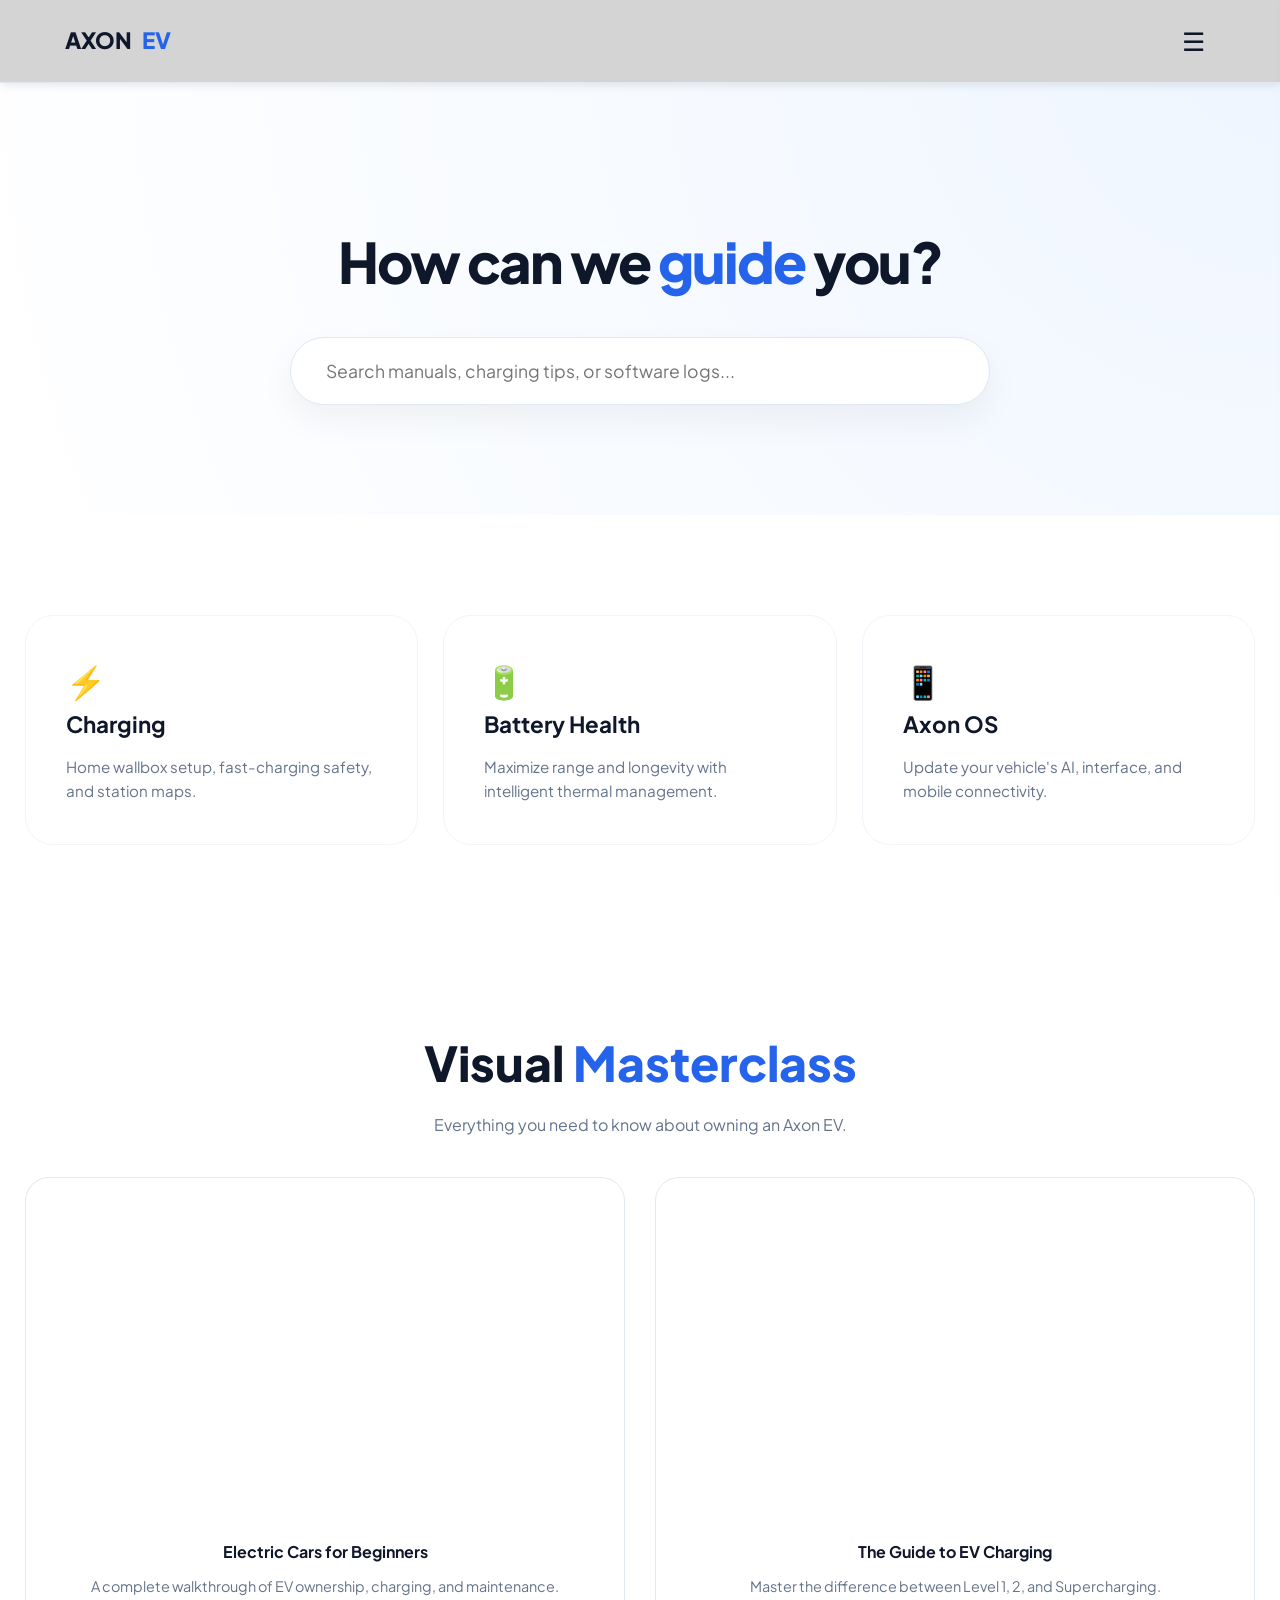
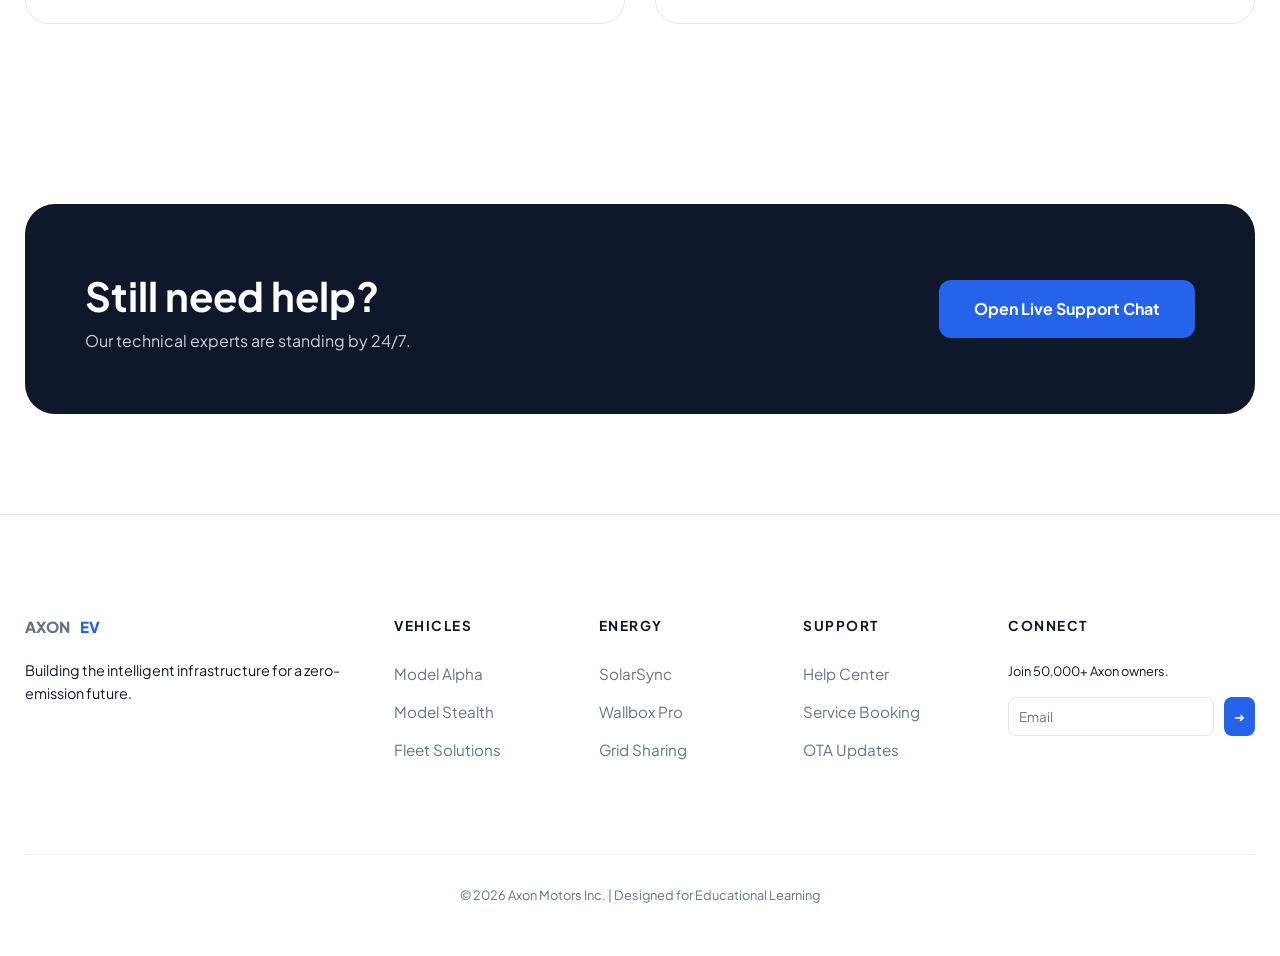
<file: help-page/help.html>
<!DOCTYPE html>
<html lang="en">
<head>
    <meta charset="UTF-8">
    <meta name="viewport" content="width=device-width, initial-scale=1.0">
    <title>Axon Support | Professional EV Portal</title>
    <link href="https://fonts.googleapis.com/css2?family=Plus+Jakarta+Sans:wght@300;400;600;800&display=swap" rel="stylesheet">
    <style>
        :root {
            --axon-blue: #2563eb;
            --axon-dark: #0f172a;
            --axon-gray: #64748b;
            --axon-light: #f8fafc;
            --white: #ffffff;
            --success: #10b981;
        }

        * { margin: 0; padding: 0; box-sizing: border-box; font-family: 'Plus Jakarta Sans', sans-serif; }
        body { background: var(--white); color: var(--axon-dark); line-height: 1.6; }

        /* ===== SYSTEM STATUS BAR ===== */
        .status-bar {
            background: #f1f5f9; padding: 8px 0; text-align: center; font-size: 0.8rem;
            border-bottom: 1px solid #e2e8f0; font-weight: 600;
        }
        .dot { height: 8px; width: 8px; background: var(--success); border-radius: 50%; display: inline-block; margin-right: 5px; }

        /* ===== NAVBAR & SIDEBAR (Your Styling) ===== */
        .header {
            position: fixed; top: 33px; width: 100%; background: rgba(255, 255, 255, 0.8);
            backdrop-filter: blur(12px); border-bottom: 1px solid #e2e8f0; z-index: 1000;
        }
        .nav-container {
            max-width: 1300px; margin: auto; padding: 15px 25px;
            display: flex; justify-content: space-between; align-items: center;
        }
        .logo { font-weight: 800; font-size: 1.4rem; text-decoration: none; color: var(--axon-dark); }
        .logo span { color: var(--axon-blue); }

        .menu-btn { font-size: 24px; cursor: pointer; transition: 0.3s; }
        #menu-toggle { display: none; }

        .sidebar {
            position: fixed; top: 0; right: -320px; width: 300px; height: 100%;
            background: #ffffff; box-shadow: -10px 0 30px rgba(0,0,0,0.1);
            padding: 50px 30px; transition: 0.4s cubic-bezier(0.4, 0, 0.2, 1); z-index: 1100;
        }
        .sidebar ul { list-style: none; margin-top: 40px; }
        .sidebar li { margin-bottom: 25px; }
        .sidebar a { text-decoration: none; color: var(--axon-dark); font-weight: 600; font-size: 1.1rem; }
        .sidebar a:hover, .sidebar a.active { color: var(--axon-blue); }

        .overlay {
            position: fixed; top: 0; left: 0; width: 100%; height: 100%;
            background: rgba(15, 23, 42, 0.4); opacity: 0; visibility: hidden;
            transition: 0.3s; z-index: 1050; backdrop-filter: blur(4px);
        }
        #menu-toggle:checked ~ .sidebar { right: 0; }
        #menu-toggle:checked ~ .overlay { opacity: 1; visibility: visible; }

        /* ===== HERO SEARCH ===== */
        .hero { padding: 180px 20px 80px; text-align: center; background: radial-gradient(circle at top right, #eff6ff, #ffffff); }
        .hero h1 { font-size: 3.5rem; letter-spacing: -2px; margin-bottom: 20px; font-weight: 800; }
        .search-box {
            max-width: 700px; margin: 30px auto; position: relative;
        }
        .search-box input {
            width: 100%; padding: 22px 35px; border-radius: 100px; border: 1px solid #e2e8f0;
            font-size: 1.1rem; box-shadow: 0 15px 35px rgba(0,0,0,0.05); outline: none; transition: 0.3s;
        }
        .search-box input:focus { border-color: var(--axon-blue); box-shadow: 0 15px 40px rgba(37, 99, 235, 0.15); }

        /* ===== BENTO CATEGORIES ===== */
        .section-padding { padding: 100px 25px; max-width: 1300px; margin: auto; }
        .grid-bento { display: grid; grid-template-columns: repeat(3, 1fr); gap: 25px; }
        .bento-card {
            background: #fff; padding: 40px; border-radius: 28px; border: 1px solid #f1f5f9;
            transition: 0.3s ease; text-decoration: none; color: inherit;
        }
        .bento-card:hover { transform: translateY(-8px); border-color: var(--axon-blue); box-shadow: 0 20px 40px rgba(0,0,0,0.04); }
        .bento-card h3 { margin-bottom: 12px; font-size: 1.4rem; }
        .bento-card p { color: var(--axon-gray); font-size: 0.95rem; }

        /* ===== VIDEO TUTORIALS ===== */
        .video-section { background: var(--axon-light); border-radius: 40px; margin: 0 25px; }
        .video-grid { display: grid; grid-template-columns: repeat(auto-fit, minmax(300px, 1fr)); gap: 30px; margin-top: 40px; }
        .video-thumb { 
            width: 100%; aspect-ratio: 16/9; background: #e2e8f0; border-radius: 20px;
            display: flex; align-items: center; justify-content: center; position: relative;
            cursor: pointer; overflow: hidden;
        }
        .video-thumb:hover { opacity: 0.9; }
        .play-btn { background: white; width: 60px; height: 60px; border-radius: 50%; display: flex; align-items: center; justify-content: center; font-size: 1.5rem; }

        /* ===== LIVE CONTACT HUB ===== */
        .contact-bar {
            background: var(--axon-dark); color: white; padding: 60px;
            border-radius: 30px; display: flex; justify-content: space-between; align-items: center;
        }
        .contact-btn {
            background: var(--axon-blue); color: white; padding: 16px 35px; border-radius: 12px;
            text-decoration: none; font-weight: 700; transition: 0.3s;
        }

        /* ===== MEGA FOOTER (LIGHT) ===== */
        .footer { background: #fff; border-top: 1px solid #e2e8f0; padding: 100px 25px 50px; }
        .footer-grid {
            max-width: 1300px; margin: auto; display: grid; grid-template-columns: 2fr 1fr 1fr 1fr 1.5fr; gap: 40px;
        }
        .footer-col h5 { font-size: 0.85rem; text-transform: uppercase; letter-spacing: 1.5px; margin-bottom: 25px; }
        .footer-col ul { list-style: none; }
        .footer-col li { margin-bottom: 12px; }
        .footer-col a { text-decoration: none; color: var(--axon-gray); font-size: 0.95rem; transition: 0.2s; }
        .footer-col a:hover { color: var(--axon-blue); }

        @media (max-width: 992px) {
            .grid-bento, .footer-grid { grid-template-columns: 1fr 1fr; }
            .contact-bar { flex-direction: column; text-align: center; gap: 30px; }
        }

                   /* --- Video Section Styling --- */
        .section-container { max-width: 1300px; margin: auto; padding: 80px 25px; }
        .video-grid {
            display: grid; grid-template-columns: repeat(auto-fit, minmax(400px, 1fr));
            gap: 30px; margin-top: 40px;
        }
        .video-wrapper {
            background: #fff; border-radius: 24px; overflow: hidden;
            border: 1px solid #e2e8f0; transition: 0.3s;
        }
        .video-wrapper:hover { transform: translateY(-5px); border-color: var(--axon-blue); }
        .video-container {
            position: relative; padding-bottom: 56.25%; height: 0; overflow: hidden;
        }
        .video-container iframe {
            position: absolute; top: 0; left: 0; width: 100%; height: 100%; border: 0;
        }
        .video-info { padding: 25px; }
        .video-info h4 { margin-bottom: 10px; font-weight: 700; }
        .video-info p { color: var(--axon-gray); font-size: 0.9rem; }

        /* ================= NAVBAR ================= */
.header {
    background: #d4d4d4;
    position: fixed;
    top: 0;
    width: 100%;
    z-index: 1000;
    box-shadow: 0 2px 10px rgba(0, 0, 0, 0.1);
}

.nav-container {
    max-width: 1200px;
    margin: auto;
    padding: 15px 25px;
    display: flex;
    justify-content: space-between;
    align-items: center;
}

.logo {
    display: flex;
    align-items: center;
    gap: 10px;
}

.logo-box {
    background: #2563eb;
    color: white;
    width: 36px;
    height: 36px;
    display: flex;
    align-items: center;
    justify-content: center;
    border-radius: 8px;
    font-weight: bold;
}

.logo-text {
    font-size: 18px;
    font-weight: bold;
}

.menu {
    list-style: none;
    display: flex;
    gap: 30px;
}

.menu li a {
    text-decoration: none;
    color: #374151;
    font-weight: 600;
    transition: 0.3s;
}

.menu li a:hover {
    color: #2563eb;
}

.menu-btn {
    font-size: 26px;
    cursor: pointer;
    padding: 5px 10px;
}

/* ================= SIDEBAR & OVERLAY ================= */
.sidebar {
    position: fixed;
    top: 0;
    right: -300px;
    width: 280px;
    height: 100%;
    background: #ffffff;
    box-shadow: -8px 0 20px rgba(0, 0, 0, 0.08);
    padding: 40px 25px;
    transition: right 0.4s ease;
    z-index: 1100;
}

.sidebar h3 {
    margin-bottom: 25px;
    font-size: 20px;
}

.sidebar ul {
    list-style: none;
}

.sidebar ul li {
    margin-bottom: 22px;
}

.sidebar ul li a {
    text-decoration: none;
    color: #374151;
    font-weight: 600;
    transition: 0.3s;
}

.sidebar ul li a:hover {
    color: #2563eb;
    padding-left: 5px;
}

.sidebar ul li a.active {
    color: #2563eb;
    font-weight: 700;
    border-left: 3px solid #2563eb;
    padding-left: 10px;
}

.overlay {
    position: fixed;
    top: 0;
    left: 0;
    width: 100%;
    height: 100%;
    background: rgba(0, 0, 0, 0.35);
    opacity: 0;
    visibility: hidden;
    transition: 0.3s;
    z-index: 1050;
}

#menu-toggle:checked~.sidebar {
    right: 0;
}

#menu-toggle:checked~.overlay {
    opacity: 1;
    visibility: visible;
}

.close-btn {
    position: absolute;
    top: 20px;
    right: 20px;
    font-size: 22px;
    cursor: pointer;
}
    </style>
</head>
<body>

    <div class="status-bar">
        <span class="dot"></span> All Systems Operational: Axon Cloud, Charging, and OTA services are online.
    </div>

    <input type="checkbox" id="menu-toggle">

    <header class="header">
        <nav class="nav-container">
            <a href="index.html" class="logo">AXON<span>EV</span></a>
            <label for="menu-toggle" class="menu-btn">☰</label>
        </nav>
    </header>

    <div class="sidebar">
        <label for="menu-toggle" style="cursor:pointer; font-weight:800;">✕ CLOSE</label>
    <ul>
      <li><a href="../index.html">Home</a></li>
      <li><a href="vehicles.html">Vehicles Showroom</a></li>
      <li><a href="../compare-page/compare.html">Compare Models</a></li>
      <li><a href="../sub-page/sub.html">Subscription</a></li>
      <li><a href="../Home Charger/home.html">Add Home Charger</a></li>
      <li><a href="../calculet-page/cal.html">Calculate Total Cost</a></li>
      <li><a href="../help-page/help.html" class="active">Help Center</a></li>
    </ul>
    </div>
    <label for="menu-toggle" class="overlay"></label>

    <section class="hero">
        <h1>How can we <span style="color:var(--axon-blue)">guide</span> you?</h1>
        <div class="search-box">
            <input type="text" placeholder="Search manuals, charging tips, or software logs...">
        </div>
    </section>

    <section class="section-padding">
        <div class="grid-bento">
            <a href="#" class="bento-card">
                <span style="font-size:2rem;">⚡</span>
                <h3>Charging</h3>
                <p>Home wallbox setup, fast-charging safety, and station maps.</p>
            </a>
            <a href="#" class="bento-card">
                <span style="font-size:2rem;">🔋</span>
                <h3>Battery Health</h3>
                <p>Maximize range and longevity with intelligent thermal management.</p>
            </a>
            <a href="#" class="bento-card">
                <span style="font-size:2rem;">📱</span>
                <h3>Axon OS</h3>
                <p>Update your vehicle's AI, interface, and mobile connectivity.</p>
            </a>
        </div>
    </section>
        

    <section class="section-container" style="text-align: center;">
        <h1 style="font-size: 3rem; font-weight: 800;">Visual <span style="color:var(--axon-blue)">Masterclass</span></h1>
        <p style="color:var(--axon-gray); margin-top: 10px;">Everything you need to know about owning an Axon EV.</p>

        <div class="video-grid">
            <div class="video-wrapper">
                <div class="video-container">
                    <iframe src="https://www.youtube.com/embed/xNZR4wB-T80" allowfullscreen></iframe>
                </div>
                <div class="video-info">
                    <h4>Electric Cars for Beginners</h4>
                    <p>A complete walkthrough of EV ownership, charging, and maintenance.</p>
                </div>
            </div>

            <div class="video-wrapper">
                <div class="video-container">
                    <iframe src="https://www.youtube.com/embed/Ph05hlu0S3E" allowfullscreen></iframe>
                </div>
                <div class="video-info">
                    <h4>The Guide to EV Charging</h4>
                    <p>Master the difference between Level 1, 2, and Supercharging.</p>
                </div>
            </div>
        </div>
    </section>

    <section class="section-padding">
        <div class="contact-bar">
            <div>
                <h2 style="font-size: 2.5rem;">Still need help?</h2>
                <p style="opacity:0.8;">Our technical experts are standing by 24/7.</p>
            </div>
            <a href="#" class="contact-btn">Open Live Support Chat</a>
        </div>
    </section>

    <footer class="footer">
        <div class="footer-grid">
            <div class="footer-col">
                <a href="#" class="logo">AXON<span>EV</span></a>
                <p style="margin-top:20px; font-size: 0.9rem;">Building the intelligent infrastructure for a zero-emission future.</p>
            </div>
            <div class="footer-col">
                <h5>Vehicles</h5>
                <ul>
                    <li><a href="#">Model Alpha</a></li>
                    <li><a href="#">Model Stealth</a></li>
                    <li><a href="#">Fleet Solutions</a></li>
                </ul>
            </div>
            <div class="footer-col">
                <h5>Energy</h5>
                <ul>
                    <li><a href="#">SolarSync</a></li>
                    <li><a href="#">Wallbox Pro</a></li>
                    <li><a href="#">Grid Sharing</a></li>
                </ul>
            </div>
            <div class="footer-col">
                <h5>Support</h5>
                <ul>
                    <li><a href="#">Help Center</a></li>
                    <li><a href="#">Service Booking</a></li>
                    <li><a href="#">OTA Updates</a></li>
                </ul>
            </div>
            <div class="footer-col">
                <h5>Connect</h5>
                <p style="font-size:0.8rem; margin-bottom:15px;">Join 50,000+ Axon owners.</p>
                <div style="display:flex; gap:10px;">
                    <input type="text" placeholder="Email" style="padding:10px; border-radius:8px; border:1px solid #e2e8f0; flex:1;">
                    <button style="background:var(--axon-blue); color:white; border:none; padding:10px; border-radius:8px;">➜</button>
                </div>
            </div>
        </div>
        <div style="max-width:1300px; margin:80px auto 0; padding-top:30px; border-top:1px solid #f1f5f9; text-align:center; font-size:0.8rem; color:var(--axon-gray);">
            &copy; 2026 Axon Motors Inc. | Designed for Educational Learning 
        </div>
    </footer>

</body>
</html>
</file>
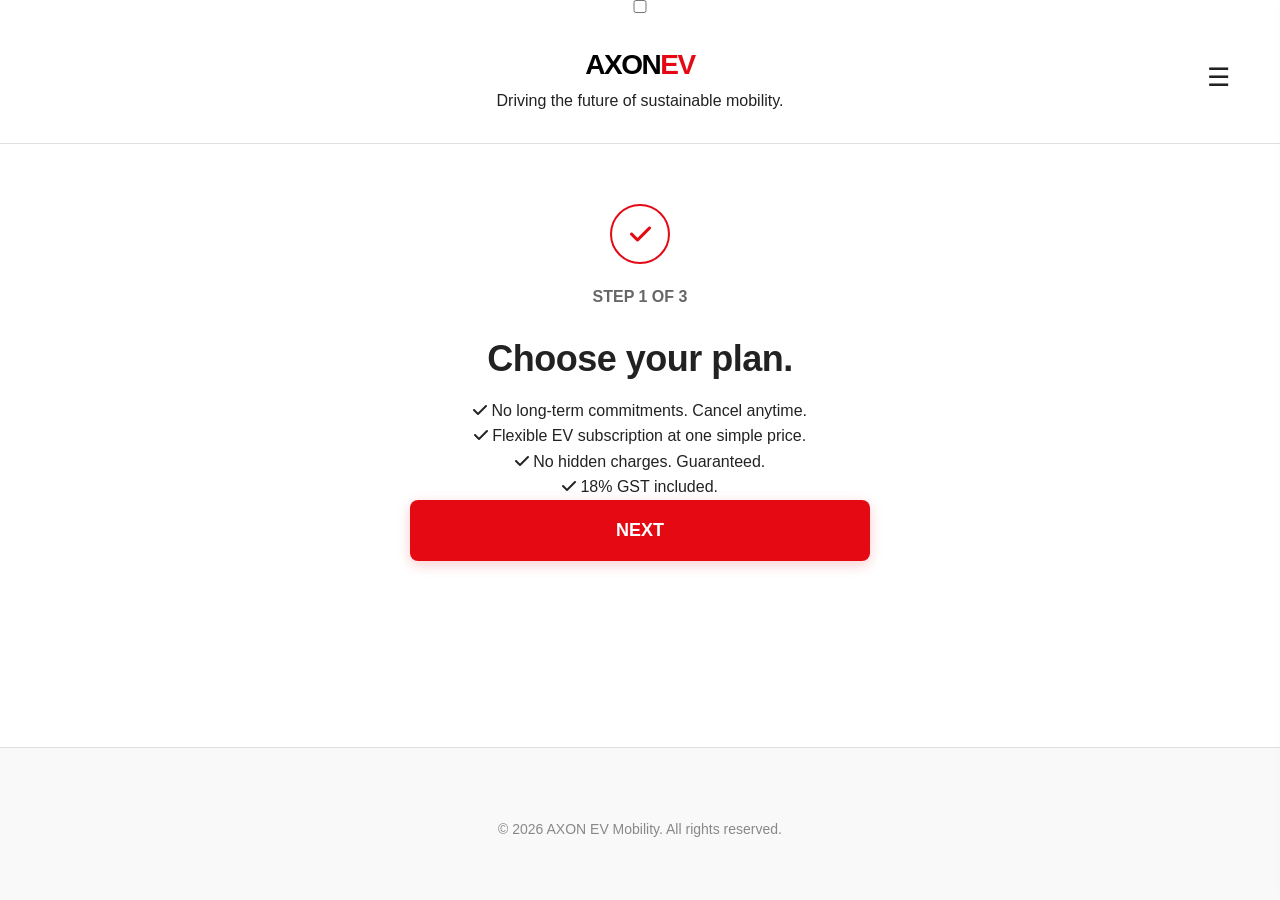
<file: sub-page/sub.html>
<!DOCTYPE html>
<html lang="en">

<head>
    <meta charset="UTF-8">
    <meta name="viewport" content="width=device-width, initial-scale=1.0">
    <title>AXON EV | Subscription</title>
    <link rel="stylesheet" href="sub.css">
    <link rel="stylesheet" href="https://cdnjs.cloudflare.com/ajax/libs/font-awesome/6.4.0/css/all.min.css">
</head>

<body>

    <!-- CHECKBOX  -->
    <input type="checkbox" id="menu-toggle">

    <header class="axon-nav">
        <div class="footer-container">
            <div class="footer-brand-col">
                <div class="logo">AXON<span>EV</span></div>
                <p>Driving the future of sustainable mobility.</p>
            </div>
            <!-- Menu Button -->
            <label for="menu-toggle" class="menu-btn">☰</label>
        </div>
    </header>

    <!-- SIDEBAR -->
    <div class="sidebar">
        <label for="menu-toggle" class="close-btn">✕</label>
        <h3>Menu</h3>
    <ul>
      <li><a href="../index.html">Home</a></li>
      <li><a href="../vehicals page/vehicles.html">Vehicles Showroom</a></li>
      <li><a href="../compare-page/compare.html">Compare Models</a></li>
      <li><a href="../sub-page/sub.html" class="active">Subscription</a></li>
      <li><a href="../Home Charger/home.html">Add Home Charger</a></li>
      <li><a href="../calculet-page/cal.html">Calculate Total Cost</a></li>
      <li><a href="../help-page/help.html">Help Center</a></li>
    </ul>
    </div>
    <!-- Overlay -->
    <label for="menu-toggle" class="overlay"></label>

    <main class="subscription-wrapper">

        <div id="step1" class="step-content">
            <div class="icon-circle-step1"><i class="fas fa-check"></i></div>
            <p class="step-indicator">STEP 1 OF 3</p>
            <h1 class="main-title">Choose your plan.</h1>
            <ul class="benefit-list">
                <ul><i class="fas fa-check"></i> No long-term commitments. Cancel anytime.</ul>
                <ul><i class="fas fa-check"></i> Flexible EV subscription at one simple price.</ul>
                <ul><i class="fas fa-check"></i> No hidden charges. Guaranteed.</ul>
                <ul><i class="fas fa-check"></i> 18% GST included.</ul>
            </ul>
            <button class="btn btn-primary btn-wide" onclick="showStep2()">Next</button>
        </div>

        <div id="step2" class="step-content" style="display:none;">
            <p class="step-indicator">STEP 2 OF 3</p>
            <h1 class="main-title">Choose Your AXON EV Plan</h1>
            <p class="subtitle">Flexible EV subscriptions designed for your lifestyle</p>

            <div class="plan-grid">
                <label class="plan-card">
                    <input type="radio" name="axon_plan" id="plan-basic">
                    <div class="selection-indicator"></div>
                    <div class="card-body">
                        <span class="plan-tagline">Perfect for City Riders</span>
                        <h2 class="plan-name">BASIC</h2>
                        <div class="price">₹9,999<span>/mo</span></div>
                        <ul class="feature-list">
                            <li>5% off</li>
                            <li>Email & chat support</li>
                            <li>Standard Charging</li>
                            <li>Basic Insurance</li>
                        </ul>
                    </div>
                </label>

                <label class="plan-card popular">
                    <div class="popular-badge">MOST POPULAR</div>
                    <input type="radio" name="axon_plan" id="plan-standard" checked>
                    <div class="selection-indicator"></div>
                    <div class="card-body">
                        <span class="plan-tagline">Balanced Performance</span>
                        <h2 class="plan-name">STANDARD</h2>
                        <div class="price">₹14,999<span>/mo</span></div>
                        <ul class="feature-list">
                            <li>25% off</li>
                            <li>Priority customer support</li>
                            <li>Fast Charging Support</li>
                            <li>24/7 Roadside Support</li>
                        </ul>
                    </div>
                </label>

                <label class="plan-card">
                    <input type="radio" name="axon_plan" id="plan-premium">
                    <div class="selection-indicator"></div>
                    <div class="card-body">
                        <span class="plan-tagline">Ultimate Experience</span>
                        <h2 class="plan-name">PREMIUM</h2>
                        <div class="price">₹19,999<span>/mo</span></div>
                        <ul class="feature-list">
                            <li>50% off</li>
                            <li>Full maintenance & servicing</li>
                            <li>AI Driving Assist</li>
                            <li>Full Insurance Coverage</li>
                        </ul>
                    </div>
                </label>

                <label class="plan-card custom-card">
                    <input type="radio" name="axon_plan" id="plan-custom">
                    <div class="selection-indicator"></div>
                    <div class="card-body">
                        <span class="plan-tagline">Build Your Own</span>
                        <h2 class="plan-name">CUSTOM</h2>
                        <div class="price" id="totalPriceDisplay">₹0<span>/mo</span></div>
                        <div class="custom-builder">
                            <label class="addon"><input type="checkbox" value="2000" class="addon-check"> <span>
                                    Priority delivery</span> <small>+₹2k</small></label>
                            <label class="addon"><input type="checkbox" value="1500" class="addon-check"> <span>Fast
                                    Charger</span> <small>+₹1.5k</small></label>
                            <label class="addon"><input type="checkbox" value="3000" class="addon-check"> <span>AI Auto
                                    Drive</span> <small>+₹3k</small></label>

                            <label class="addon"><input type="checkbox" value="1200" class="addon-check"> <span>Premium
                                    Sound System</span> <small>+₹1.2k</small></label>
                            <label class="addon"><input type="checkbox" value="2500" class="addon-check"> <span>Full
                                    Zero-Dep Insurance</span> <small>+₹2.5k</small></label>
                            <label class="addon"><input type="checkbox" value="800" class="addon-check"> <span>Roadside
                                    Plus (Global)</span> <small>+₹800</small></label>
                            <label class="addon"><input type="checkbox" value="1800" class="addon-check">
                                <span>All-Access Network Charging</span> <small>+₹1.8k</small></label>
                        </div>
                    </div>
                </label>

            </div>

            <div class="comparison-container">
    <h2 class="comparison-title">Find the right plan for you</h2>
    <table class="comparison-table">
        <thead>
            <tr>
                <th class="feature-head">Monthly Features</th>
                <th>Basic</th>
                <th class="is-popular">Standard</th>
                <th>Premium</th>
                <th>Custom</th>
            </tr>
        </thead>
        <tbody>
            <tr>
                <td>off on car rent</td>
                <td>5% off</td>
                <td>25% off</td>
                <td>50% off</td>
                <td>-</td>
            </tr>
            <tr>
                <td>Fast Charging Support</td>
                <td><i class="fas fa-times"></i></td>
                <td><i class="fas fa-check"></i></td>
                <td><i class="fas fa-check"></i></td>
                <td>Optional</td>
            </tr>
            <tr>
                <td>24/7 Roadside Assistance</td>
                <td><i class="fas fa-times"></i></td>
                <td><i class="fas fa-check"></i></td>
                <td><i class="fas fa-check"></i></td>
                <td>Optional</td>
            </tr>
            <tr>
                <td>AI Driving Assist</td>
                <td><i class="fas fa-times"></i></td>
                <td><i class="fas fa-times"></i></td>
                <td><i class="fas fa-check"></i></td>
                <td>Optional</td>
            </tr>
            <tr>
                <td>Insurance Type</td>
                <td>Standard</td>
                <td>Standard</td>
                <td>Zero-Dep</td>
                <td>Flexible</td>
            </tr>
            <tr>
                <td>Smart App Connectivity</td>
                <td>Basic</td>
                <td>Advanced</td>
                <td>Pro</td>
                <td>Advanced</td>
            </tr>
        </tbody>
    </table>
</div>

            <div class="action-footer">
                <button class="btn btn-secondary" onclick="showStep1()">BACK</button>
                <button class="btn btn-primary" onclick="showStep3()">CONTINUE</button>
            </div>
        </div>

        <div id="step3" class="step-content" style="display:none;">
            <p class="step-indicator">STEP 3 OF 3</p>
            <h1 class="main-title">Set up your payment</h1>

            <div class="checkout-container">
                <div class="payment-form">
                    <div class="payment-methods">
                        <div class="method active" id="method-card" onclick="switchPayment('card')">
                            <i class="fas fa-credit-card"></i> Card
                        </div>
                        <div class="method" id="method-upi" onclick="switchPayment('upi')">
                            <i class="fab fa-google-pay"></i> UPI
                        </div>
                    </div>

                    <form id="axon-payment-form" onsubmit="return false;">
                        <div id="card-fields">
                            <div class="input-group">
                                <label>Cardholder Name</label>
                                <input type="text" placeholder="Yash Tambade">
                            </div>
                            <div class="input-group">
                                <label>Card Number</label>
                                <input type="text" placeholder="0000 0000 0000 0000">
                            </div>
                            <div class="input-row">
                                <div class="input-group"><label>Expiry</label><input type="text" placeholder="MM/YY">
                                </div>
                                <div class="input-group"><label>CVV</label><input type="password" placeholder="***">
                                </div>
                            </div>
                        </div>

                        <div id="upi-fields" style="display: none;">
                            <div class="input-group">
                                <label>Enter UPI ID</label>
                                <input type="text" id="upi-id" placeholder="username@upi">
                                <p class="secure-text" style="text-align: left; color: #666;">Pay via GPay, PhonePe, or
                                    Paytm.</p>
                            </div>
                        </div>

                        <button class="btn btn-primary btn-full" onclick="completePayment()">START MEMBERSHIP</button>
                    </form>
                </div>

                <div class="order-summary">
                    <h3>Order Summary</h3>
                    <div class="summary-details">
                        <div class="summary-line"><span id="selected-plan-name">Plan</span><span
                                id="selected-plan-price">₹0</span></div>
                        <div class="summary-line subtext"><span>GST (18%)</span><span id="summary-gst">₹0</span></div>
                        <hr>
                        <div class="summary-line total"><span>Total Today</span><span id="summary-total">₹0</span></div>
                    </div>
                </div>
            </div>

            <div class="action-footer">
                <button class="btn btn-secondary" onclick="showStep2()">BACK</button>
            </div>
        </div>
    </main>

    <footer class="axon-footer">
        <div class="footer-bottom">
            <p>&copy; 2026 AXON EV Mobility. All rights reserved.</p>
        </div>
    </footer>

    <script src="sub.js"></script>
</body>

</html>
</file>
<file: sub-page/sub.css>
/* ===== 1. CORE THEME & GLOBAL RESET ===== */
:root {
    --accent: #E50914;      /* Netflix Red */
    --bg: #ffffff;
    --text-main: #222222;
    --text-muted: #666666;
    --border: #e0e0e0;
    --shadow-soft: 0 4px 12px rgba(0, 0, 0, 0.05);
    --shadow-cool: 0 20px 40px rgba(0, 0, 0, 0.1);
}

* {
    margin: 0;
    padding: 0;
    box-sizing: border-box;
    font-family: 'Inter', -apple-system, BlinkMacSystemFont, sans-serif;
}

body {
    background-color: var(--bg);
    color: var(--text-main);
    line-height: 1.6;
    display: flex;
    flex-direction: column;
    min-height: 100vh;
}

/* ===== 2. CENTERED HEADER (FIXED FOR TOP-RIGHT MENU) ===== */
.axon-nav {
    padding: 30px 20px;
    display: flex;
    justify-content: center;
    align-items: center;
    border-bottom: 1px solid var(--border);
    background: #fff;
    position: sticky;
    top: 0;
    z-index: 1000;
}

/* Use this wrapper if you have one, or the nav itself acts as the relative parent */
.axon-nav {
    position: sticky; 
}

.logo {
    font-size: 28px;
    font-weight: 900;
    letter-spacing: -1.5px;
    text-transform: uppercase;
    text-decoration: none;
    color: #000;
    text-align: center;
}

.logo span { color: var(--accent); }

/* ===== 3. LAYOUT WRAPPERS ===== */
.subscription-wrapper {
    flex: 1;
    max-width: 1200px;
    margin: 60px auto;
    padding: 0 20px;
    text-align: center;
    width: 100%;
}

.main-title {
    font-size: 36px;
    font-weight: 800;
    margin-bottom: 10px;
    letter-spacing: -0.5px;
}

.subtitle, .step-indicator {
    color: var(--text-muted);
    font-weight: 600;
    margin-bottom: 20px;
}

/* ===== 4. COOL CARD STYLES (HORIZONTAL GRID) ===== */
.plan-grid {
    display: grid;
    grid-template-columns: repeat(auto-fit, minmax(260px, 1fr));
    gap: 24px;
    margin: 50px auto;
    text-align: left;
}

.plan-card {
    border: 1px solid var(--border);
    border-radius: 20px;
    padding: 35px 25px;
    cursor: pointer;
    position: relative;
    background: #fff;
    transition: all 0.4s cubic-bezier(0.175, 0.885, 0.32, 1.275);
    display: flex;
    flex-direction: column;
}

.plan-card:hover {
    transform: translateY(-12px);
    box-shadow: var(--shadow-cool);
    border-color: #bbb;
}

.plan-card:has(input:checked) {
    border: 2px solid var(--accent);
    background: linear-gradient(145deg, #ffffff, #fff9f9);
    transform: scale(1.04);
    box-shadow: 0 15px 35px rgba(229, 9, 20, 0.12);
    z-index: 5;
}

.plan-card input[type="radio"] { position: absolute; opacity: 0; }

.selection-indicator {
    position: absolute;
    top: 25px;
    right: 25px;
    width: 24px;
    height: 24px;
    border: 2px solid var(--border);
    border-radius: 50%;
    transition: 0.3s ease;
}

.plan-card:has(input:checked) .selection-indicator {
    background: var(--accent);
    border-color: var(--accent);
    box-shadow: inset 0 0 0 4px #fff;
}

/* FIX FOR CUSTOM CARD ADDONS */
.custom-builder {
    margin-top: 20px;
    padding-top: 15px;
    border-top: 1px solid #f0f0f0;
}

.addon {
    display: flex;
    justify-content: space-between;
    align-items: center;
    margin-bottom: 12px;
    font-size: 14px;
    color: var(--text-muted);
}

.addon-label {
    display: flex;
    align-items: center;
    gap: 10px;
    cursor: pointer;
}

.addon-label input[type="checkbox"] {
    accent-color: var(--accent);
    width: 18px;
    height: 18px;
}

.addon-price {
    font-weight: 700;
    color: var(--text-main);
}

.popular-badge {
    position: absolute;
    top: 0;
    left: 50%;
    transform: translateX(-50%);
    background: var(--accent);
    color: white;
    font-size: 11px;
    font-weight: 800;
    padding: 6px 18px;
    border-radius: 0 0 10px 10px;
    letter-spacing: 1px;
}

.plan-tagline {
    font-size: 11px;
    font-weight: 800;
    text-transform: uppercase;
    color: var(--text-muted);
    margin-bottom: 8px;
}

.plan-name {
    font-size: 24px;
    font-weight: 900;
    color: #000;
}

.price {
    font-size: 26px;
    font-weight: 800;
    margin: 15px 0;
}

.price span {
    font-size: 14px;
    font-weight: 400;
    color: var(--text-muted);
}

.feature-list {
    list-style: none;
    margin-top: 20px;
}

.feature-list li {
    font-size: 14px;
    padding: 10px 0;
    border-top: 1px solid #f3f3f3;
    display: flex;
    align-items: center;
}

.feature-list li::before {
    content: "✓";
    color: var(--accent);
    font-weight: 900;
    margin-right: 12px;
}

/* ===== 5. CHECKOUT & PAYMENT UI ===== */
.checkout-container {
    display: grid;
    grid-template-columns: 1.5fr 1fr;
    gap: 40px;
    text-align: left;
    margin-top: 50px;
}

.payment-methods {
    display: flex;
    gap: 12px;
    margin-bottom: 30px;
}

.method {
    flex: 1;
    padding: 18px;
    border: 1px solid var(--border);
    border-radius: 8px;
    cursor: pointer;
    font-weight: 700;
    display: flex;
    align-items: center;
    justify-content: center;
    gap: 12px;
    transition: 0.2s;
}

.method.active {
    border: 2px solid var(--accent);
    color: var(--accent);
}

.input-group input {
    width: 100%;
    padding: 16px;
    border: 1px solid #ccc;
    border-radius: 4px;
    font-size: 16px;
    margin-top: 8px;
}

.order-summary {
    background: #fcfcfc;
    padding: 40px;
    border-radius: 16px;
    border: 1px solid var(--border);
}

.total {
    font-size: 22px;
    font-weight: 800;
    padding-top: 20px;
    margin-top: 20px;
    border-top: 2px solid #eee;
}

/* ===== 6. ACTION BUTTONS WITH HOVER ===== */
.action-footer {
    display: flex;
    flex-direction: column;
    align-items: center;
    gap: 20px;
    margin-top: 50px;
}

.btn-primary {
    background: var(--accent);
    color: white;
    width: 100%;
    max-width: 460px;
    padding: 20px;
    font-size: 18px;
    font-weight: 700;
    border: none;
    border-radius: 8px;
    cursor: pointer;
    text-transform: uppercase;
    transition: all 0.3s cubic-bezier(0.4, 0, 0.2, 1);
    box-shadow: 0 4px 14px rgba(229, 9, 20, 0.2);
}

.btn-primary:hover {
    background: #c10712;
    transform: scale(1.02);
    box-shadow: 0 6px 20px rgba(229, 9, 20, 0.4);
}

.btn-primary:active {
    transform: scale(0.98);
}

.btn-secondary {
    background: #efefef;
    padding: 12px 40px;
    border-radius: 4px;
    font-weight: 700;
    border: none;
    cursor: pointer;
    transition: all 0.2s ease;
}

.btn-secondary:hover {
    background: #e2e2e2;
    transform: translateY(-2px);
    color: #000;
}

/* ===== 7. CENTERED FOOTER ===== */
.axon-footer {
    background: #f9f9f9;
    padding: 60px 20px;
    border-top: 1px solid var(--border);
    text-align: center;
}

.axon-footer p {
    font-size: 14px;
    color: #888;
    margin-top: 10px;
}

.icon-circle-step1 {
    width: 60px;
    height: 60px;
    border: 2px solid var(--accent);
    border-radius: 50%;
    color: var(--accent);
    display: flex;
    align-items: center;
    justify-content: center;
    margin: 0 auto 20px;
    font-size: 24px;
}

/* Mobile Responsiveness */
@media (max-width: 900px) {
    .checkout-container { grid-template-columns: 1fr; }
    .plan-grid { grid-template-columns: 1fr; }
}

/* menu */

/* ===== Menu ===== */
.menu {
    list-style: none;
    display: flex;
    gap: 30px;
}

.menu li a {
    text-decoration: none;
    color: #374151;
    font-weight: 600;
    transition: 0.3s;
}

.menu li a:hover {
    color: #2563eb;
}

/* ===== Menu Button ===== */
.menu-btn {
    position: absolute; 
    right: 40px;
    top: 50%;
    transform: translateY(-50%);
    font-size: 26px;
    cursor: pointer;
    padding: 5px 10px;
    transition: 0.3s;
    z-index: 1001;
}

.menu-btn:hover {
    color: var(--accent);
}

/* ================= SIDEBAR ================= */
.sidebar {
    position: fixed;
    top: 0;
    right: -300px;
    width: 280px;
    height: 100%;
    background: #ffffff;
    box-shadow: -8px 0 20px rgba(0,0,0,0.08);
    padding: 40px 25px;
    transition: right 0.4s ease;
    z-index: 1100;
}

/* Sidebar Title */
.sidebar h3 {
    margin-bottom: 25px;
    font-size: 20px;
}

/* Sidebar Links */
.sidebar ul {
    list-style: none;
}

.sidebar ul li {
    margin-bottom: 22px;
}

.sidebar ul li a {
    text-decoration: none;
    color: #374151;
    font-weight: 600;
    transition: 0.3s;
}

.sidebar ul li a:hover {
    color: #2563eb;
    padding-left: 5px;
}

/* ================= OVERLAY ================= */
.overlay {
    position: fixed;
    top: 0;
    left: 0;
    width: 100%;
    height: 100%;
    background: rgba(0,0,0,0.3);
    opacity: 0;
    visibility: hidden;
    transition: 0.3s;
    z-index: 1000;
}

/* ================= OPEN STATE ================= */
#menu-toggle:checked ~ .sidebar {
    right: 0;
}

#menu-toggle:checked ~ .overlay {
    opacity: 1;
    visibility: visible;
}

/* ================= CLOSE BUTTON ================= */
.close-btn {
    position: absolute;
    top: 20px;
    right: 20px;
    font-size: 22px;
    cursor: pointer;
    color: #374151;
    transition: 0.3s;
}

.close-btn:hover {
    color: #2563eb;
}

/* ================= ACTIVE LINK ================= */
.sidebar ul li a.active {
    color: #2563eb;
    font-weight: 700;
    border-left: 3px solid #2563eb;
    padding-left: 10px;
}

/* ================= OVERLAY FIX ================= */
.overlay {
    position: fixed;
    top: 0;
    left: 0;
    width: 100%;
    height: 100%;
    background: rgba(0,0,0,0.35);
    opacity: 0;
    visibility: hidden;
    transition: 0.3s;
    z-index: 1050;
    cursor: pointer;
}

/* Show overlay */
#menu-toggle:checked ~ .overlay {
    opacity: 1;
    visibility: visible;
}

/* compare table */

/* ===== 8. COMPARISON TABLE ===== */
.comparison-container {
    max-width: 1000px;
    margin: 80px auto;
    padding: 0 20px;
}

.comparison-title {
    font-size: 24px;
    font-weight: 800;
    margin-bottom: 30px;
    text-align: center;
}

.comparison-table {
    width: 100%;
    border-collapse: collapse;
    text-align: left;
}

.comparison-table th, 
.comparison-table td {
    padding: 20px 15px;
    border-bottom: 1px solid var(--border);
    font-size: 15px;
}

.comparison-table thead th {
    font-weight: 800;
    text-transform: uppercase;
    font-size: 13px;
    letter-spacing: 0.5px;
    color: var(--text-muted);
}

.comparison-table th.feature-head {
    color: var(--text-main);
    width: 30%;
}

.comparison-table td:not(:first-child), 
.comparison-table th:not(:first-child) {
    text-align: center;
    width: 17.5%;
}

/* Icons */
.comparison-table .fa-check {
    color: var(--accent);
    font-size: 18px;
}

.comparison-table .fa-times {
    color: #ccc;
    font-size: 16px;
}

/* Highlighting the Standard Column */
.comparison-table .is-popular {
    color: var(--accent) !important;
}

.comparison-table tr td:nth-child(3) {
    background-color: rgba(229, 9, 20, 0.02);
    font-weight: 600;
}

/* Hover Effect */
.comparison-table tbody tr:hover {
    background-color: #f9f9f9;
}

@media (max-width: 768px) {
    .comparison-container {
        overflow-x: auto;
    }
    .comparison-table {
        min-width: 600px;
    }
}
</file>
